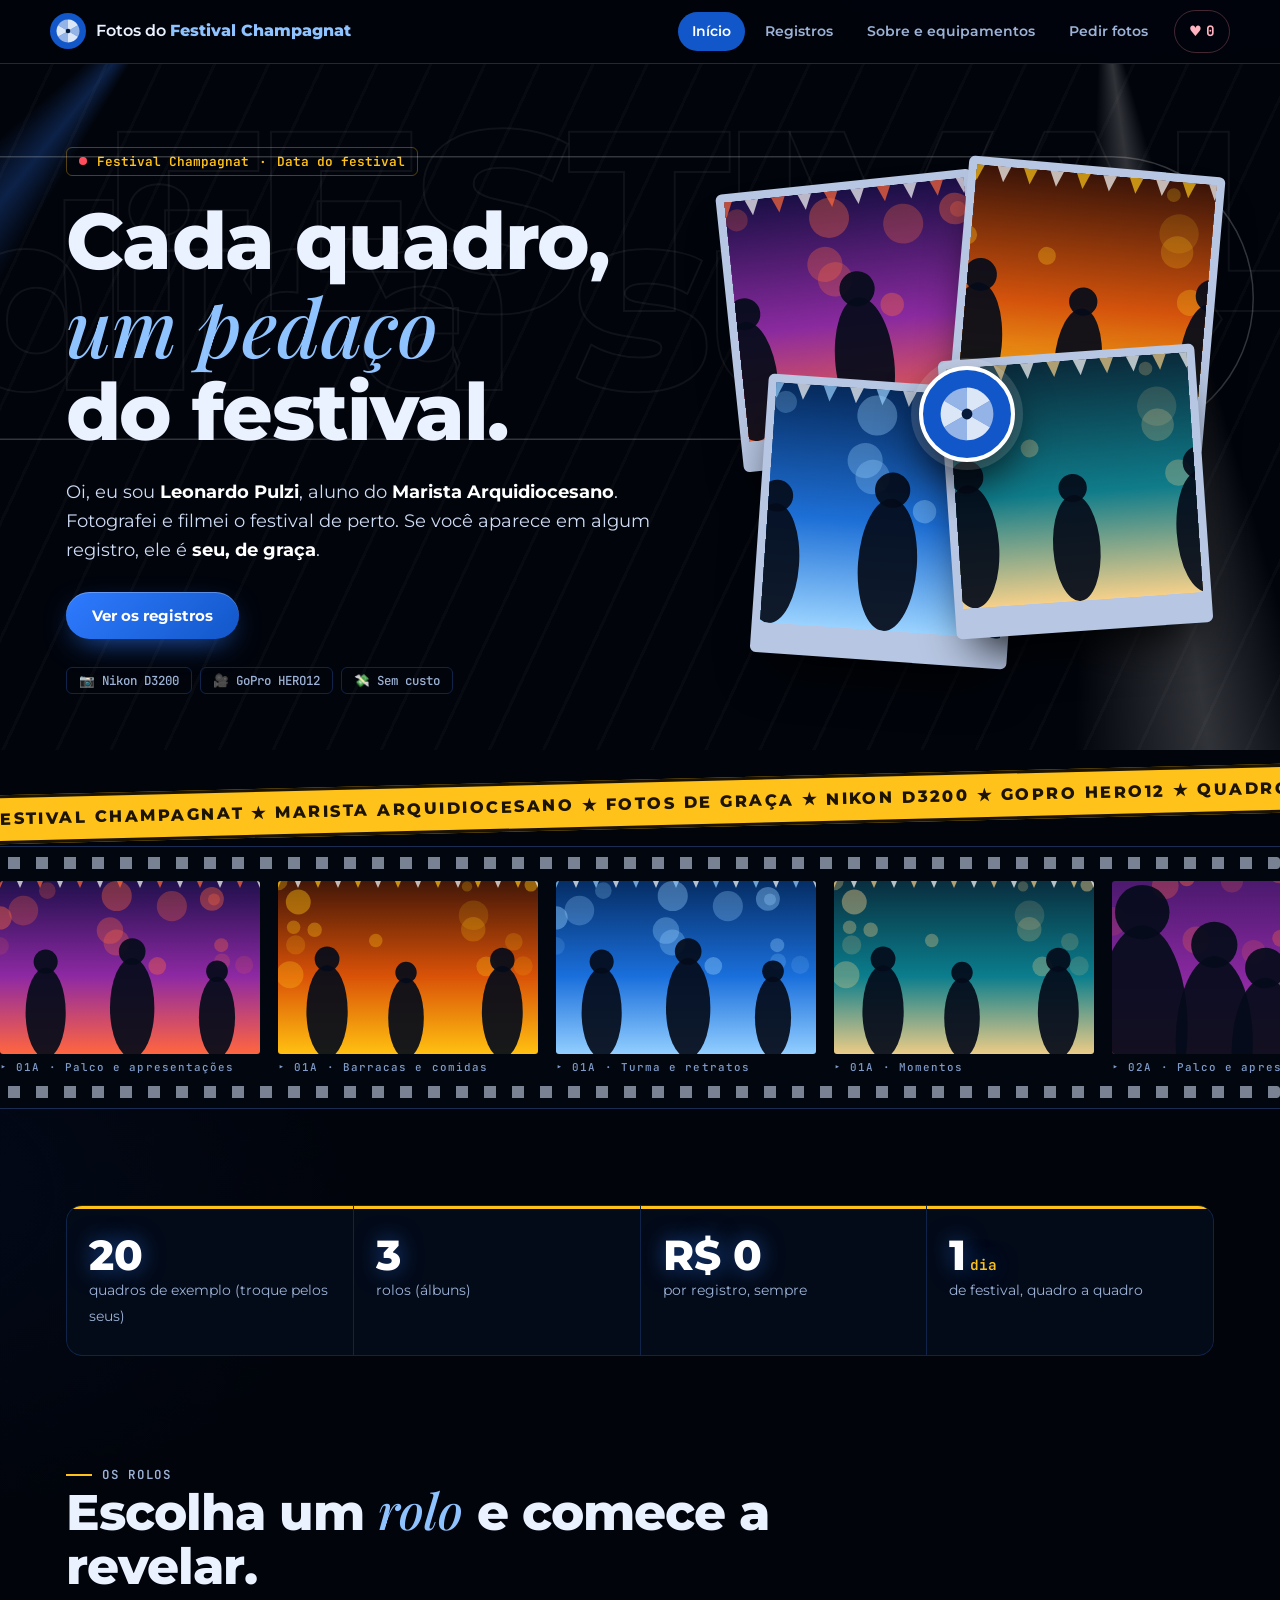
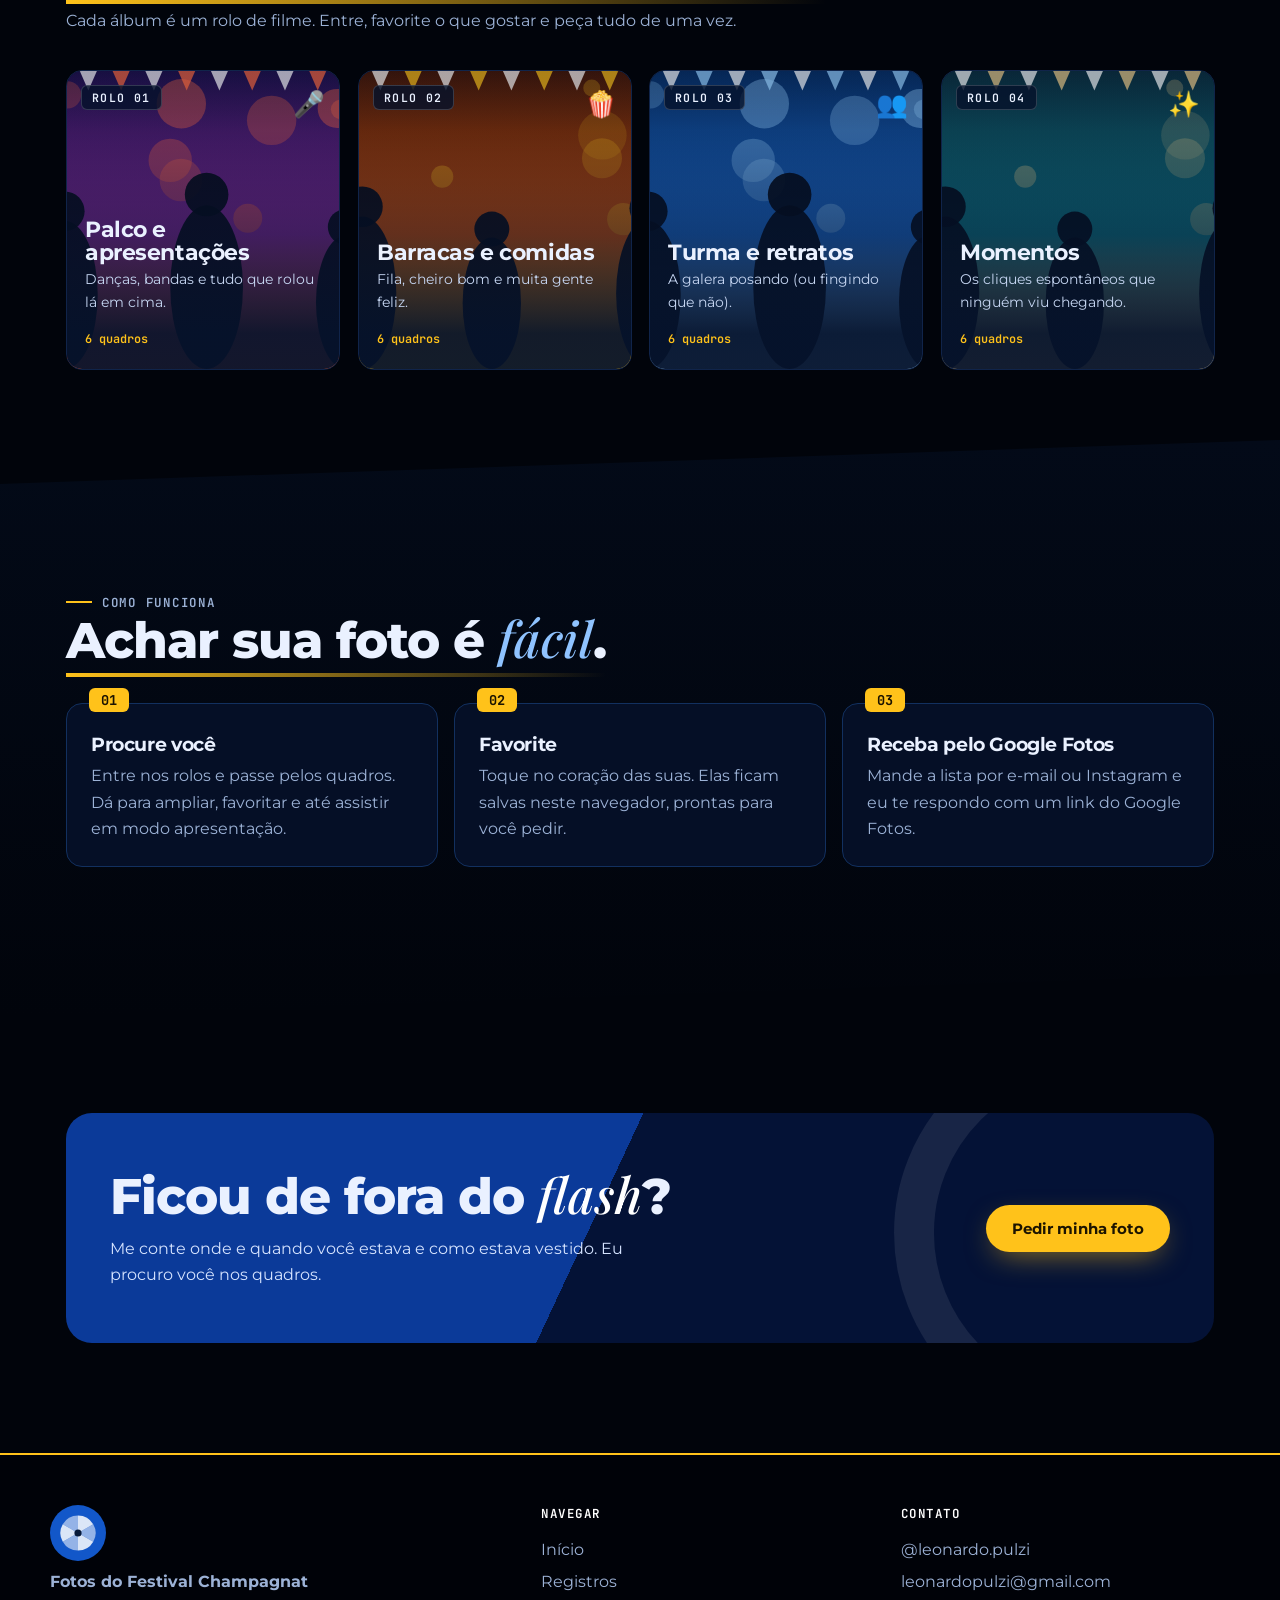
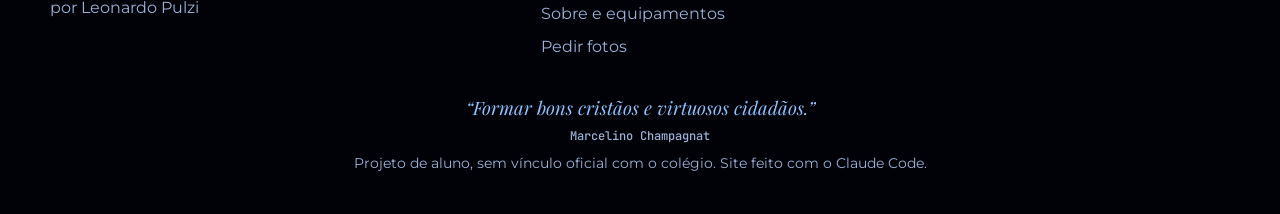
<file: index.html>
<!doctype html>
<html lang="pt-BR">
<head>
<meta charset="utf-8">
<meta name="viewport" content="width=device-width, initial-scale=1">
<title>Fotos do Festival Champagnat</title>
<meta name="description" content="Portfólio de fotos e vídeos do Festival Champagnat, do Colégio Marista Arquidiocesano. Achou você? A foto é de graça.">
<meta property="og:title" content="Fotos do Festival Champagnat">
<meta property="og:description" content="Fotos e vídeos gratuitos do Festival Champagnat, do Colégio Marista Arquidiocesano.">
<meta name="theme-color" content="#05122b">
<link rel="icon" href="data:image/svg+xml,%3Csvg xmlns='http://www.w3.org/2000/svg' viewBox='0 0 100 100'%3E%3Ccircle cx='50' cy='50' r='50' fill='%231257c9'/%3E%3Ccircle cx='50' cy='50' r='24' fill='%23fff'/%3E%3Ccircle cx='50' cy='50' r='10' fill='%2305122b'/%3E%3C/svg%3E">
<link rel="preconnect" href="https://fonts.googleapis.com">
<link rel="preconnect" href="https://fonts.gstatic.com" crossorigin>
<link href="https://fonts.googleapis.com/css2?family=JetBrains+Mono:wght@500;600;700&family=Montserrat:wght@400;500;600;700;800&family=Playfair+Display:ital,wght@1,500&display=swap" rel="stylesheet">
<link rel="stylesheet" href="style.css">
<link rel="stylesheet" href="sport.css">
<script>try{var p=sessionStorage.getItem('pt');if(p){p=JSON.parse(p);document.documentElement.classList.add('pt-in','pt-p-'+p.p,'pt-d-'+p.d)}}catch(e){}</script>
</head>
<body data-page="home">

<main>
<section class="hero">
  <span class="ghost" aria-hidden="true">FESTIVAL</span>
  <div class="wrap">
    <div>
      <p class="tagline"><i></i> <span data-cfg="evento">Festival Champagnat</span> · <span data-cfg="data">Data do festival</span></p>
      <h1 data-split>Cada quadro, <em>um pedaço</em> do festival.</h1>
      <p class="lead">Oi, eu sou <strong data-cfg="nome">Leonardo Pulzi</strong>, aluno do <strong>Marista Arquidiocesano</strong>. Fotografei e filmei o festival de perto. Se você aparece em algum registro, ele é <strong>seu, de graça</strong>.</p>
      <div class="cta">
        <a class="btn" href="registros.html">Ver os registros</a>
        <a class="btn ghost" href="pedir.html">Como pedir a sua →</a>
      </div>
      <ul class="meta">
        <li>📷 Nikon D3200</li>
        <li>🎥 GoPro HERO12</li>
        <li>💸 Sem custo</li>
      </ul>
    </div>

    <div class="collage" id="collage" aria-label="Colagem de fotos">
      <div class="pic p1" data-depth="14"><img alt=""><span></span></div>
      <div class="pic p2" data-depth="-10"><img alt=""><span></span></div>
      <div class="pic p3" data-depth="-16"><img alt=""><span></span></div>
      <div class="pic p4" data-depth="12"><img alt=""><span></span></div>
      <button class="shutter-btn" id="shutter" aria-label="Disparar: trocar as fotos"></button>
    </div>
  </div>
</section>

<div class="ticker" aria-hidden="true"><div class="ticker-track"><span>Festival Champagnat ★ Marista Arquidiocesano ★ Fotos de graça ★ Nikon D3200 ★ GoPro HERO12 ★ Quadro a quadro ★ </span><span>Festival Champagnat ★ Marista Arquidiocesano ★ Fotos de graça ★ Nikon D3200 ★ GoPro HERO12 ★ Quadro a quadro ★ </span></div></div>

<div class="film" aria-label="Tira de filme com alguns registros"><div class="film-track" id="track"></div></div>

<section class="sec">
  <div class="wrap">
    <div class="stats" data-rv>
      <div><b id="nFotos">0</b><span id="lFotos">registros na galeria</span></div>
      <div><b id="nRolos">0</b><span>rolos (álbuns)</span></div>
      <div><b>R$ 0</b><span>por registro, sempre</span></div>
      <div><b>1<small>dia</small></b><span>de festival, quadro a quadro</span></div>
    </div>
  </div>
</section>

<section class="sec">
  <div class="wrap">
    <div class="sec-head" data-rv>
      <p class="eyebrow">Os rolos</p>
      <h2>Escolha um <em>rolo</em> e comece a revelar.</h2>
      <p>Cada álbum é um rolo de filme. Entre, favorite o que gostar e peça tudo de uma vez.</p>
    </div>
    <div class="rolls" id="rolls"></div>
  </div>
</section>

<section class="light">
  <div class="wrap">
    <div class="sec-head" data-rv>
      <p class="eyebrow">Como funciona</p>
      <h2>Achar sua foto é <em>fácil</em>.</h2>
    </div>
    <ol class="steps">
      <li data-rv><h3>Procure você</h3><p>Entre nos rolos e passe pelos quadros. Dá para ampliar, favoritar e até assistir em modo apresentação.</p></li>
      <li data-rv><h3>Favorite</h3><p>Toque no coração das suas. Elas ficam salvas neste navegador, prontas para você pedir.</p></li>
      <li data-rv><h3>Receba pelo Google Fotos</h3><p>Mande a lista por e-mail ou Instagram e eu te respondo com um link do Google Fotos.</p></li>
    </ol>
  </div>
</section>

<section class="sec">
  <div class="wrap">
    <div class="banner" data-rv>
      <div>
        <h2>Ficou de fora do <em>flash</em>?</h2>
        <p>Me conte onde e quando você estava e como estava vestido. Eu procuro você nos quadros.</p>
      </div>
      <a class="btn gold" href="pedir.html">Pedir minha foto</a>
    </div>
  </div>
</section>
</main>

<script src="config.js"></script>
<script src="fotos.js"></script>
<script src="common.js"></script>
<script src="cursor.js"></script>
<script>
(() => {
  const { data, todas, count, renderRolls, openLightbox, calm } = FC;
  // intercala os álbuns (1º de cada, 2º de cada…) para a colagem e a tira variarem
  const inter = [];
  for (let i = 0; inter.length < todas.length; i++) data.albuns.forEach((a) => { if (a.fotos[i]) inter.push(a.fotos[i]); });
  const pool = inter.filter((f) => !f.video).length ? inter.filter((f) => !f.video) : inter;

  // números
  count(document.getElementById('nFotos'), todas.length);
  count(document.getElementById('nRolos'), data.albuns.length);
  if (data.exemplo) document.getElementById('lFotos').textContent = 'quadros de exemplo (troque pelos seus)';

  // rolos
  renderRolls(document.getElementById('rolls'), data.albuns);

  // tira de filme
  const track = document.getElementById('track');
  const strip = pool.slice(0, 12);
  const label = (f) => `▸ ${String(f.n).padStart(2, '0')}A · ${(data.albuns.find((a) => a.key === f.album) || {}).titulo || ''}`;
  [0, 1].forEach((copy) => strip.forEach((f, i) => {
    const d = document.createElement('div');
    d.className = 'frame rv'; d.tabIndex = copy ? -1 : 0;
    if (copy) d.setAttribute('aria-hidden', 'true');
    d.innerHTML = `<img src="${f.src}" alt="${copy ? '' : 'Registro do festival'}" loading="lazy"><span>${label(f)}</span>`;
    d.addEventListener('click', () => openLightbox(strip, i));
    track.appendChild(d);
  }));
  FC.reveal([...track.children]);

  // colagem + obturador
  const pics = [...document.querySelectorAll('.collage .pic')];
  let off = 0;
  const paint = () => pics.forEach((p, i) => {
    const f = pool[(off + i) % pool.length];
    p.querySelector('img').src = f.src;
    p.querySelector('span').textContent = label(f).replace('▸ ', '');
    p.onclick = () => openLightbox(pool, (off + i) % pool.length);
  });
  paint();
  const shutter = document.getElementById('shutter');
  shutter.innerHTML = FC.APERTURE;
  shutter.addEventListener('click', () => {
    const fl = document.createElement('div'); fl.className = 'flash go'; document.body.appendChild(fl); setTimeout(() => fl.remove(), 500);
    shutter.classList.remove('fire'); void shutter.offsetWidth; shutter.classList.add('fire');
    pics.forEach((p, i) => { p.style.setProperty('--sx', (i % 2 ? -1 : 1) * 30 + 'px'); p.classList.remove('shuf'); void p.offsetWidth; p.classList.add('shuf'); });
    setTimeout(() => { off = (off + 4) % pool.length; paint(); }, 280);
    FC.toast('📸 Clique! Novas fotos reveladas');
  });

  // parallax da colagem
  if (!calm) addEventListener('mousemove', (e) => {
    const x = e.clientX / innerWidth - .5, y = e.clientY / innerHeight - .5;
    pics.forEach((p) => { const d = +p.dataset.depth; p.style.translate = `${x * d * 2}px ${y * d * 2}px`; });
  }, { passive: true });
})();
</script>
</body>
</html>
</file>
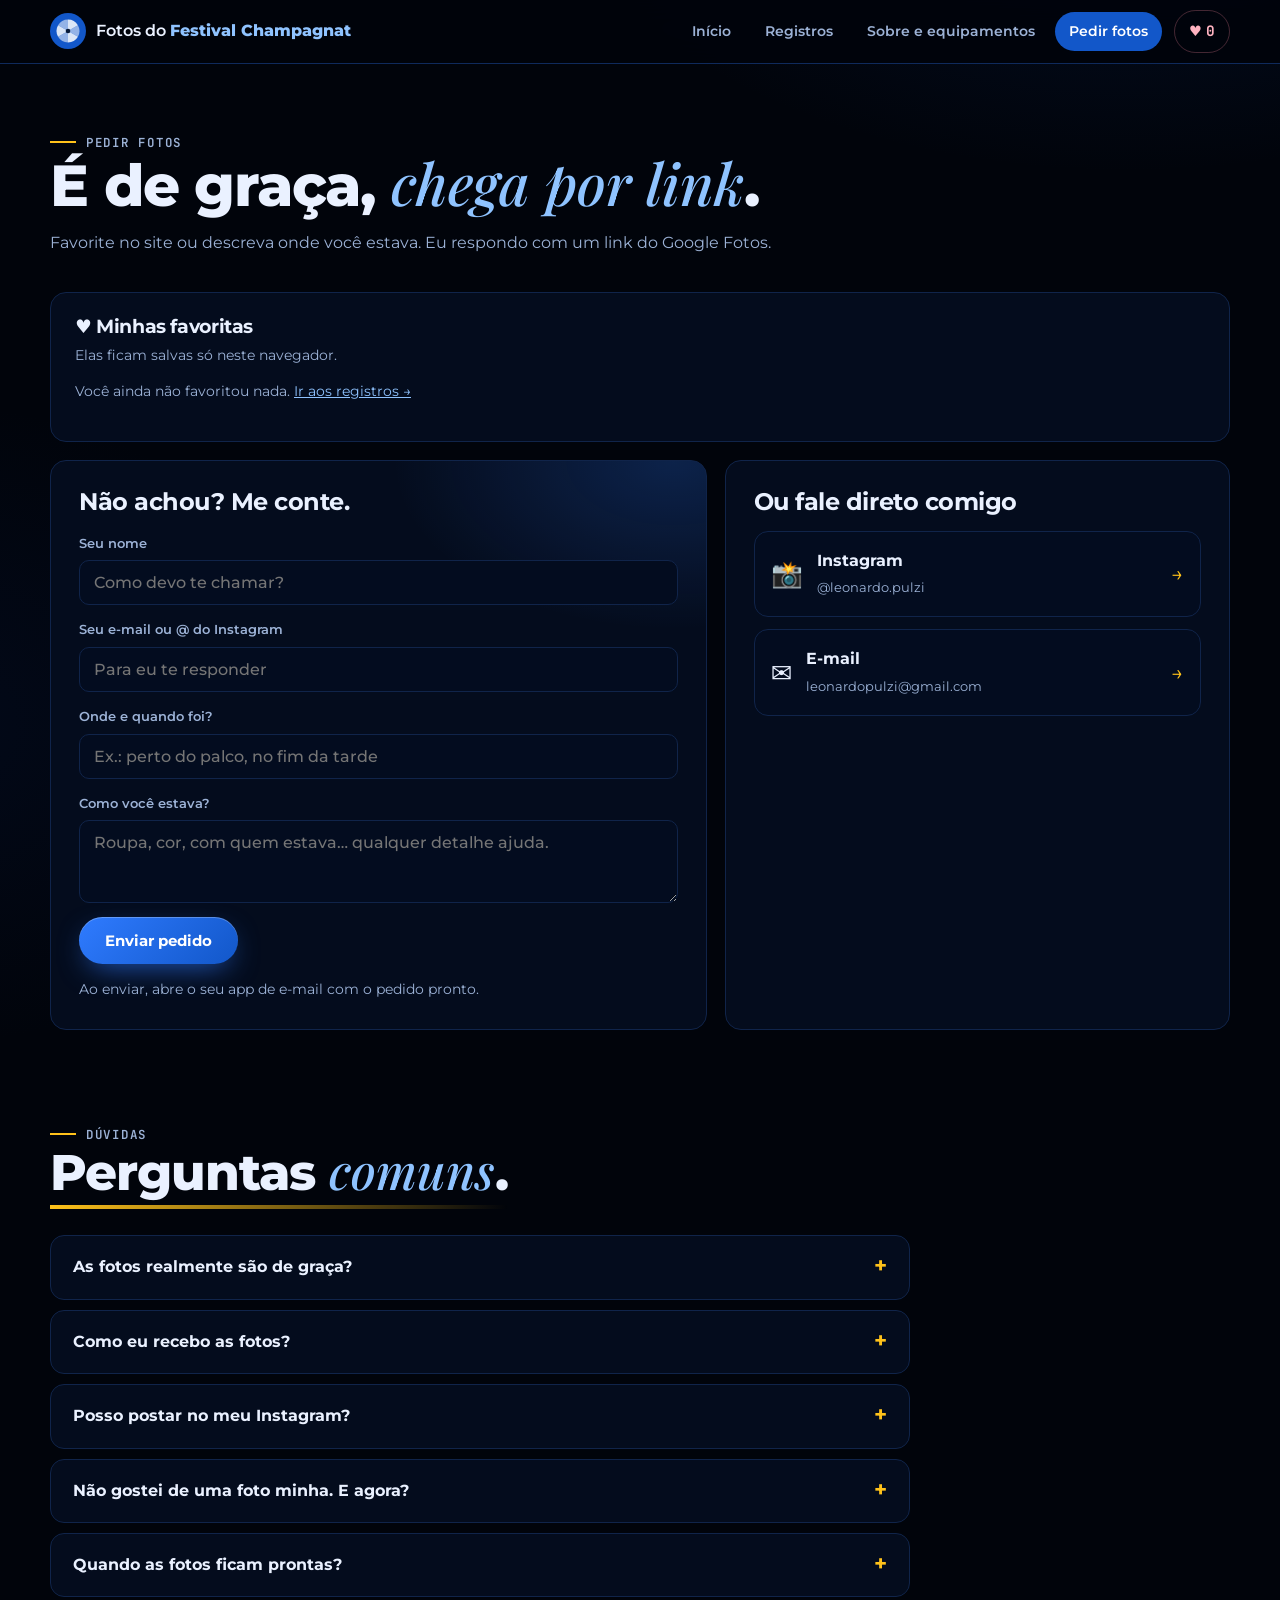
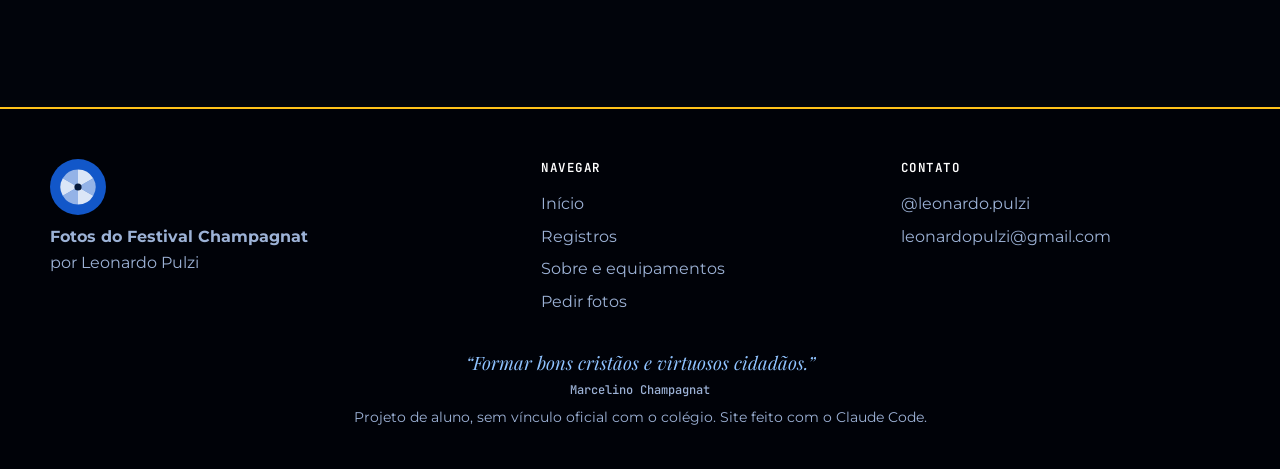
<file: pedir.html>
<!doctype html>
<html lang="pt-BR">
<head>
<meta charset="utf-8">
<meta name="viewport" content="width=device-width, initial-scale=1">
<title>Pedir fotos · Fotos do Festival Champagnat</title>
<meta name="description" content="Peça suas fotos do Festival Champagnat. É de graça e chega por link do Google Fotos.">
<meta name="theme-color" content="#05122b">
<link rel="icon" href="data:image/svg+xml,%3Csvg xmlns='http://www.w3.org/2000/svg' viewBox='0 0 100 100'%3E%3Ccircle cx='50' cy='50' r='50' fill='%231257c9'/%3E%3Ccircle cx='50' cy='50' r='24' fill='%23fff'/%3E%3Ccircle cx='50' cy='50' r='10' fill='%2305122b'/%3E%3C/svg%3E">
<link rel="preconnect" href="https://fonts.googleapis.com">
<link rel="preconnect" href="https://fonts.gstatic.com" crossorigin>
<link href="https://fonts.googleapis.com/css2?family=JetBrains+Mono:wght@500;600;700&family=Montserrat:wght@400;500;600;700;800&family=Playfair+Display:ital,wght@1,500&display=swap" rel="stylesheet">
<link rel="stylesheet" href="style.css">
<link rel="stylesheet" href="sport.css">
<script>try{var p=sessionStorage.getItem('pt');if(p){p=JSON.parse(p);document.documentElement.classList.add('pt-in','pt-p-'+p.p,'pt-d-'+p.d)}}catch(e){}</script>
</head>
<body data-page="pedir">

<main class="wrap sec" style="padding-top:56px">
  <div class="sec-head">
    <p class="eyebrow">Pedir fotos</p>
    <h1 style="font-size:clamp(2.2rem,5vw,3.6rem)" data-split>É de graça, <em>chega por link</em>.</h1>
    <p>Favorite no site ou descreva onde você estava. Eu respondo com um link do Google Fotos.</p>
  </div>

  <div class="favs-box" data-rv>
    <h3 style="margin-bottom:6px">♥ Minhas favoritas <span class="mono small" id="fCount"></span></h3>
    <p class="small" style="margin:0 0 14px">Elas ficam salvas só neste navegador.</p>
    <div class="favs-strip" id="strip"></div>
    <div class="cta" id="favActions" style="margin-top:6px">
      <button class="btn" id="sendFavs">Enviar favoritas por e-mail</button>
      <button class="btn ghost" id="clearFavs">Limpar</button>
    </div>
    <p id="favEmpty" class="small" hidden>Você ainda não favoritou nada. <a href="registros.html" style="color:var(--sky)">Ir aos registros →</a></p>
  </div>

  <div class="contact">
    <form class="form" id="form" novalidate data-rv>
      <h3>Não achou? Me conte.</h3>
      <label>Seu nome<input name="nome" type="text" autocomplete="name" required placeholder="Como devo te chamar?"></label>
      <label>Seu e-mail ou @ do Instagram<input name="contato" type="text" required placeholder="Para eu te responder"></label>
      <label>Onde e quando foi?<input name="onde" type="text" placeholder="Ex.: perto do palco, no fim da tarde"></label>
      <label>Como você estava?<textarea name="msg" rows="3" placeholder="Roupa, cor, com quem estava… qualquer detalhe ajuda."></textarea></label>
      <button class="btn" type="submit">Enviar pedido</button>
      <p class="small" id="formMsg" role="status" aria-live="polite" style="margin:0">Ao enviar, abre o seu app de e-mail com o pedido pronto.</p>
    </form>
    <div class="channels" data-rv>
      <h3>Ou fale direto comigo</h3>
      <a class="chan" id="lnkAlbum" href="#" target="_blank" rel="noopener" hidden><span class="ci">🖼️</span><span><b>Álbum no Google Fotos</b><small>Todas as fotos do festival</small></span><i>→</i></a>
      <a class="chan" id="lnkIg" href="#" target="_blank" rel="noopener"><span class="ci">📸</span><span><b>Instagram</b><small>@<span data-cfg="instagram">leonardo.pulzi</span></small></span><i>→</i></a>
      <a class="chan" id="lnkMail" href="#"><span class="ci">✉️</span><span><b>E-mail</b><small data-cfg="email">leonardopulzi@gmail.com</small></span><i>→</i></a>
    </div>
  </div>

  <div class="sec-head" style="margin-top:96px" data-rv><p class="eyebrow">Dúvidas</p><h2>Perguntas <em>comuns</em>.</h2></div>
  <div class="faq">
    <details data-rv><summary>As fotos realmente são de graça?</summary><p>Sim. Não cobro nada e não tem pegadinha. É um projeto meu para o festival.</p></details>
    <details data-rv><summary>Como eu recebo as fotos?</summary><p>Por um link do Google Fotos. Eu envio por e-mail ou Instagram, e você vê e baixa tudo por lá.</p></details>
    <details data-rv><summary>Posso postar no meu Instagram?</summary><p>Pode, e vou adorar se me marcar. Só peço que não use as fotos para vender nada nem altere a imagem de outras pessoas.</p></details>
    <details data-rv><summary>Não gostei de uma foto minha. E agora?</summary><p>Me avise por e-mail ou Instagram que eu tiro do site. Sem drama.</p></details>
    <details data-rv><summary>Quando as fotos ficam prontas?</summary><p>Vou subindo aos poucos depois do festival, conforme eu for editando. Volte aqui ou me chame para saber.</p></details>
  </div>
</main>

<script src="config.js"></script>
<script src="fotos.js"></script>
<script src="common.js"></script>
<script src="cursor.js"></script>
<script>
(() => {
  const { $, CFG, todas, toast } = FC;
  const rotulo = (f) => `${(FC.data.albuns.find((a) => a.key === f.album) || {}).titulo || f.album} #${String(f.n).padStart(2, '0')}`;
  const nome = (f) => f.exemplo ? `(exemplo) ${rotulo(f)}` : decodeURIComponent(f.src.replace(/^fotos\//, ''));

  $('#lnkIg').href = 'https://instagram.com/' + encodeURIComponent(CFG.instagram || '');
  $('#lnkMail').href = 'mailto:' + (CFG.email || '');
  if (CFG.albumUrl) { $('#lnkAlbum').href = CFG.albumUrl; $('#lnkAlbum').hidden = false; }

  function favList() { const s = new Set(FC.favs()); return todas.filter((f) => s.has(f.id)); }
  function paint() {
    const l = favList(), strip = $('#strip');
    strip.textContent = '';
    $('#fCount').textContent = l.length ? `· ${l.length} selecionada${l.length > 1 ? 's' : ''}` : '';
    $('#favActions').hidden = !l.length; $('#favEmpty').hidden = !!l.length; strip.hidden = !l.length;
    l.forEach((f) => {
      const d = document.createElement('div'); d.className = 'f';
      d.innerHTML = f.video ? `<video src="${f.src}#t=0.1" muted preload="metadata"></video>` : `<img src="${f.src}" alt="${rotulo(f)}">`;
      const x = document.createElement('button'); x.type = 'button'; x.setAttribute('aria-label', 'Remover'); x.textContent = '✕';
      x.onclick = () => FC.toggleFav(f.id);
      d.appendChild(x); strip.appendChild(d);
    });
  }
  document.addEventListener('favs', paint); paint();

  $('#sendFavs').addEventListener('click', () => {
    const l = favList();
    const corpo = `Oi! Gostaria destas ${l.length} do ${CFG.evento || 'festival'}:\n\n${l.map((f) => '- ' + nome(f)).join('\n')}\n\nMeu nome: \nMeu contato: \n`;
    location.href = `mailto:${CFG.email || ''}?subject=${encodeURIComponent('Pedido de fotos favoritas')}&body=${encodeURIComponent(corpo)}`;
    toast('Abrindo seu app de e-mail…');
  });
  $('#clearFavs').addEventListener('click', () => { FC.favs().forEach((id) => FC.toggleFav(id)); });

  const form = $('#form'), msg = $('#formMsg');
  form.addEventListener('submit', (e) => {
    e.preventDefault();
    const d = new FormData(form), n = (d.get('nome') || '').trim(), c = (d.get('contato') || '').trim();
    form.nome.classList.toggle('bad', !n); form.contato.classList.toggle('bad', !c);
    if (!n || !c) { msg.textContent = 'Preencha seu nome e um contato para eu te responder.'; return; }
    const fv = favList();
    const corpo = `Oi! Sou ${n} (${c}).\n\nOnde e quando: ${d.get('onde') || '-'}\nComo eu estava: ${d.get('msg') || '-'}\n${fv.length ? '\nFavoritas:\n' + fv.map((f) => '- ' + nome(f)).join('\n') + '\n' : ''}`;
    location.href = `mailto:${CFG.email || ''}?subject=${encodeURIComponent('Pedido de foto: ' + (CFG.evento || 'Festival'))}&body=${encodeURIComponent(corpo)}`;
    msg.textContent = 'Abrindo seu app de e-mail. Se nada abrir, me chame pelo Instagram.';
  });
})();
</script>
</body>
</html>
</file>
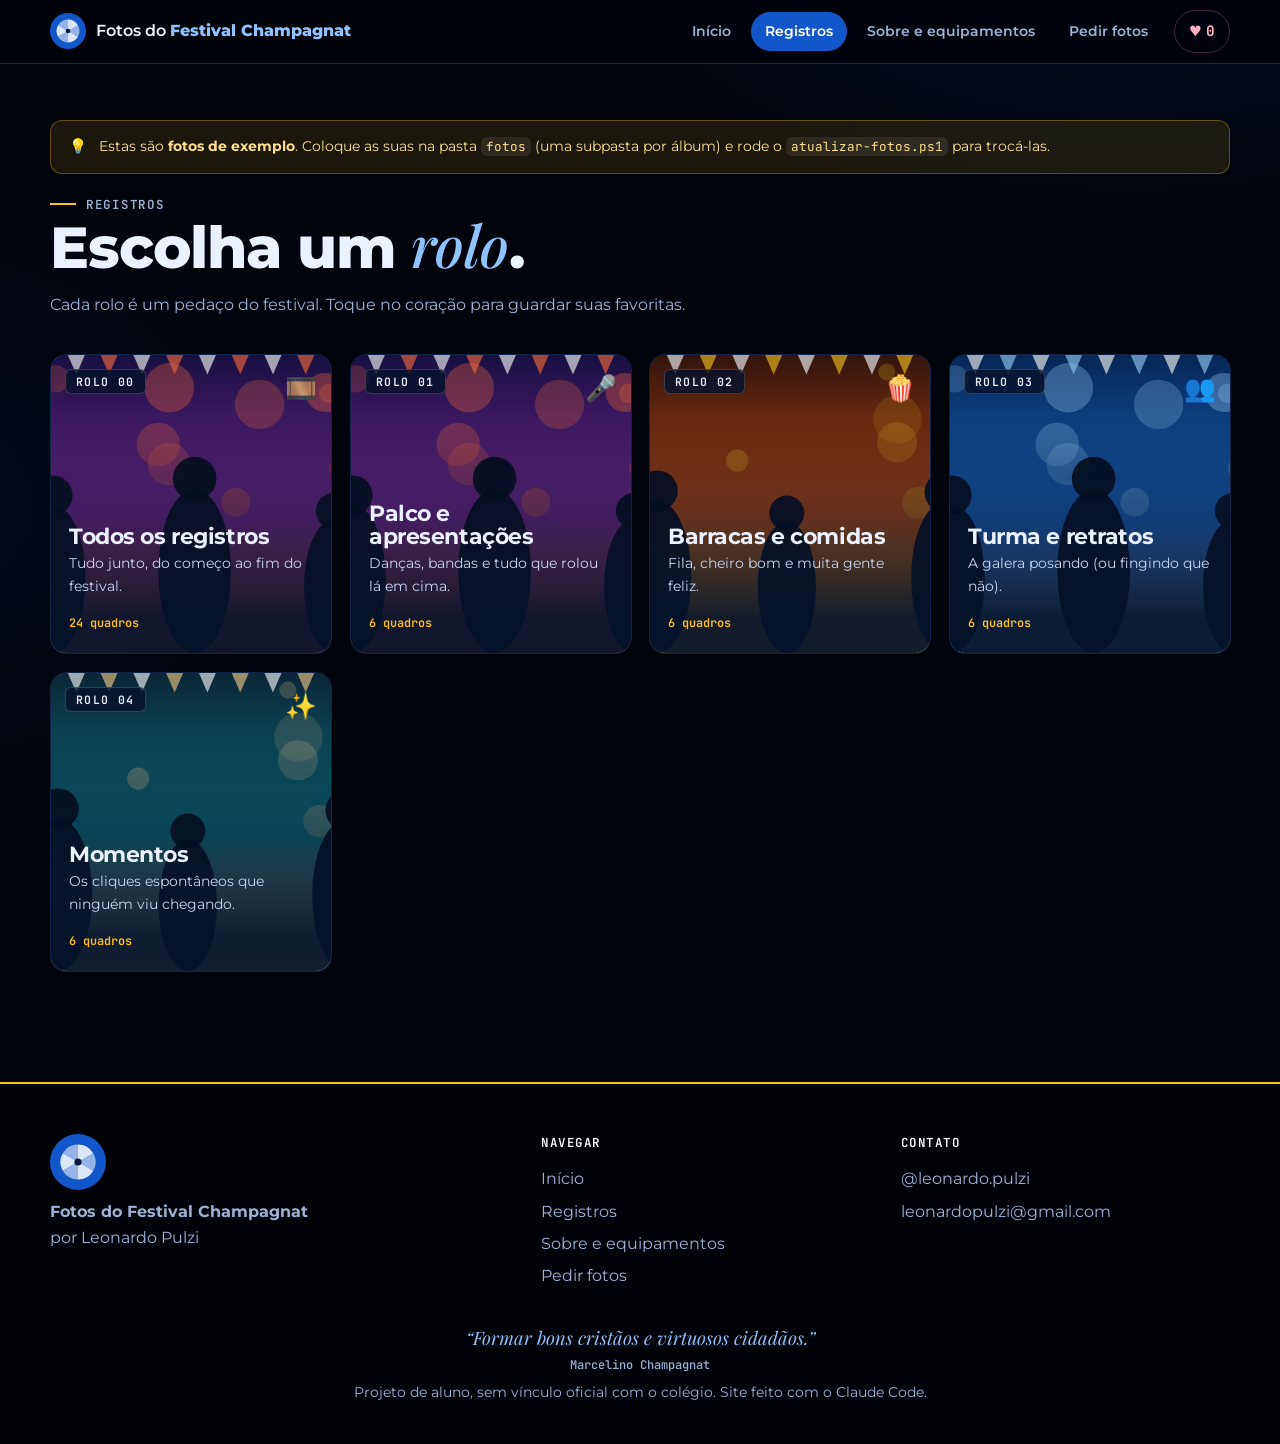
<file: registros.html>
<!doctype html>
<html lang="pt-BR">
<head>
<meta charset="utf-8">
<meta name="viewport" content="width=device-width, initial-scale=1">
<title>Registros · Fotos do Festival Champagnat</title>
<meta name="description" content="Todos os registros do Festival Champagnat em rolos: palco, barracas, turma, momentos e vídeos.">
<meta name="theme-color" content="#05122b">
<link rel="icon" href="data:image/svg+xml,%3Csvg xmlns='http://www.w3.org/2000/svg' viewBox='0 0 100 100'%3E%3Ccircle cx='50' cy='50' r='50' fill='%231257c9'/%3E%3Ccircle cx='50' cy='50' r='24' fill='%23fff'/%3E%3Ccircle cx='50' cy='50' r='10' fill='%2305122b'/%3E%3C/svg%3E">
<link rel="preconnect" href="https://fonts.googleapis.com">
<link rel="preconnect" href="https://fonts.gstatic.com" crossorigin>
<link href="https://fonts.googleapis.com/css2?family=JetBrains+Mono:wght@500;600;700&family=Montserrat:wght@400;500;600;700;800&family=Playfair+Display:ital,wght@1,500&display=swap" rel="stylesheet">
<link rel="stylesheet" href="style.css">
<link rel="stylesheet" href="sport.css">
<script>try{var p=sessionStorage.getItem('pt');if(p){p=JSON.parse(p);document.documentElement.classList.add('pt-in','pt-p-'+p.p,'pt-d-'+p.d)}}catch(e){}</script>
</head>
<body data-page="registros">

<main class="wrap sec" style="padding-top:56px">

  <div id="demo" class="demo-note" hidden>
    <span>💡</span>
    <span>Estas são <b>fotos de exemplo</b>. Coloque as suas na pasta <code>fotos</code> (uma subpasta por álbum) e rode o <code>atualizar-fotos.ps1</code> para trocá-las.</span>
  </div>

  <!-- Todos os rolos -->
  <section id="hub">
    <div class="sec-head">
      <p class="eyebrow">Registros</p>
      <h1 style="font-size:clamp(2.2rem,5vw,3.6rem)" data-split>Escolha um <em>rolo</em>.</h1>
      <p>Cada rolo é um pedaço do festival. Toque no coração para guardar suas favoritas.</p>
    </div>
    <div class="rolls" id="rolls"></div>
  </section>

  <!-- Um rolo aberto (folha de contatos) -->
  <section id="album" hidden>
    <div class="crumbs">
      <a class="chip" href="#">← Todos os rolos</a>
      <span class="mono small" id="crumbNo"></span>
    </div>
    <div class="sec-head">
      <p class="eyebrow" id="albEmoji"></p>
      <h2 id="albTitle"></h2>
      <p id="albDesc"></p>
    </div>
    <div class="toolbar" id="toolbar">
      <button class="chip on" data-f="todas">Todos</button>
      <button class="chip" data-f="fotos">📷 Fotos</button>
      <button class="chip" data-f="videos">🎥 Vídeos</button>
      <button class="chip" data-f="favs">♥ Só favoritas <b id="nFav">0</b></button>
      <span class="grow"></span>
      <button class="chip solid" id="slide">▶ Apresentação</button>
    </div>
    <div class="sheet" id="sheet"></div>
    <div class="empty" id="empty" hidden>Nada por aqui ainda. Tente outro filtro.</div>
    <p class="small" style="margin-top:22px">Clique numa foto para ampliar. Use as setas do teclado para navegar e <kbd style="border:1px solid #fff3;padding:0 6px;border-radius:4px">F</kbd> para favoritar.</p>
  </section>
</main>

<script src="config.js"></script>
<script src="fotos.js"></script>
<script src="common.js"></script>
<script src="cursor.js"></script>
<script>
(() => {
  const { $, data, todas, favs, renderRolls, renderGrid, openLightbox, CFG } = FC;
  const hub = $('#hub'), album = $('#album');
  if (data.exemplo) $('#demo').hidden = false;
  renderRolls($('#rolls'), data.albuns, true);

  let list = [], filtro = 'todas', atual = null;
  const nFav = () => { $('#nFav').textContent = list.filter((f) => FC.isFav(f.id)).length; };

  function paint() {
    let l = list;
    if (filtro === 'fotos') l = list.filter((f) => !f.video);
    if (filtro === 'videos') l = list.filter((f) => f.video);
    if (filtro === 'favs') l = list.filter((f) => FC.isFav(f.id));
    $('#empty').hidden = l.length > 0;
    $('#sheet').hidden = l.length === 0;
    renderGrid($('#sheet'), l);
    $('#sheet').dataset.n = l.length;
    $('#sheet')._list = l;
    nFav();
  }

  function route() {
    const key = decodeURIComponent(location.hash.slice(1));
    if (!key) { hub.hidden = false; album.hidden = true; return; }
    if (key === 'todos') atual = { key, titulo: 'Todos os registros', emoji: '🎞️', desc: 'Tudo junto, do começo ao fim do festival.', fotos: todas, no: '00' };
    else {
      const i = data.albuns.findIndex((a) => a.key === key);
      if (i < 0) { location.hash = ''; return; }
      atual = { ...data.albuns[i], no: String(i + 1).padStart(2, '0') };
    }
    list = atual.fotos; filtro = 'todas';
    document.title = `${atual.titulo} · Fotos do ${CFG.evento || 'Festival'}`;
    $('#albEmoji').textContent = `${atual.emoji} rolo ${atual.no}`;
    $('#crumbNo').textContent = `${atual.fotos.length} quadros`;
    $('#albTitle').textContent = atual.titulo;
    $('#albDesc').textContent = atual.desc;
    const temVideo = list.some((f) => f.video), temFoto = list.some((f) => !f.video);
    $('[data-f=fotos]').hidden = !(temVideo && temFoto);
    $('[data-f=videos]').hidden = !temVideo;
    document.querySelectorAll('#toolbar [data-f]').forEach((b) => b.classList.toggle('on', b.dataset.f === 'todas'));
    hub.hidden = true; album.hidden = false;
    paint();
    scrollTo({ top: 0 });
  }

  document.querySelectorAll('#toolbar [data-f]').forEach((b) => b.addEventListener('click', () => {
    filtro = b.dataset.f;
    document.querySelectorAll('#toolbar [data-f]').forEach((x) => x.classList.toggle('on', x === b));
    paint();
  }));
  $('#slide').addEventListener('click', () => {
    const l = $('#sheet')._list || list;
    if (!l.length) return;
    openLightbox(l, 0);
    document.querySelector('.lb [data-a=play]').click();
  });
  document.addEventListener('favs', () => { if (!album.hidden) { nFav(); if (filtro === 'favs') paint(); } });
  addEventListener('hashchange', route);
  route();
})();
</script>
</body>
</html>
</file>
<file: style.css>
/* ============================================================
   Sala de revelação Marista: azul-marinho, branco e um toque de dourado.
   Conceito: tira de filme, rolos numerados, folha de contatos e visor.
   ============================================================ */
:root {
  color-scheme: dark;
  --navy: #05122b;
  --navy2: #081d44;
  --blue: #1257c9;
  --blue2: #2f7bff;
  --sky: #8fc3ff;
  --ice: #eef4ff;
  --gold: #f5b81c;
  --line: #17335f;
  --text: #eaf1ff;
  --muted: #9cb2d6;
  --af: #7CFF9B;
  --radius: 16px;
  --mono: "JetBrains Mono", ui-monospace, monospace;
  --serif: "Playfair Display", Georgia, serif;
}
* { box-sizing: border-box; }
[hidden] { display: none !important; }
html { scroll-behavior: smooth; scroll-padding-top: 84px; }
body {
  margin: 0; color: var(--text); background: var(--navy);
  background-image: radial-gradient(900px 500px at 85% -10%, #123f9a55, transparent 65%), radial-gradient(700px 500px at -10% 30%, #0b2a6a55, transparent 65%);
  font: 16px/1.65 Montserrat, system-ui, sans-serif; overflow-x: hidden;
}
a { color: inherit; }
img, video { display: block; max-width: 100%; }
code { font-family: var(--mono); font-size: .88em; background: #ffffff14; padding: .1em .4em; border-radius: 6px; }
h1, h2, h3 { line-height: 1.08; margin: 0; letter-spacing: -.02em; }
h1 { font-weight: 800; font-size: clamp(2.6rem, 6.2vw, 5rem); }
h2 { font-weight: 800; font-size: clamp(2rem, 4vw, 3.1rem); }
em, .serif { font-family: var(--serif); font-style: italic; font-weight: 500; letter-spacing: 0; color: var(--sky); }
.small { font-size: .86rem; color: var(--muted); }
.mono { font-family: var(--mono); }
.wrap { max-width: 1180px; margin: 0 auto; padding: 0 16px; }
.sec { padding: 96px 0 0; }
.eyebrow { font: 600 .78rem var(--mono); letter-spacing: .14em; text-transform: uppercase; color: var(--gold); margin: 0 0 14px; display: flex; align-items: center; gap: 10px; }
.eyebrow::before { content: ""; width: 26px; height: 2px; background: var(--gold); }
.sec-head { margin-bottom: 36px; max-width: 760px; }
.sec-head p { color: var(--muted); margin: 14px 0 0; }

/* ---------- Nav ---------- */
.nav {
  position: sticky; top: 0; z-index: 40; display: flex; align-items: center; gap: 22px;
  padding: 10px max(16px, calc((100vw - 1180px) / 2)); background: #05122bd9; backdrop-filter: blur(14px); border-bottom: 1px solid #ffffff12;
}
.brand { display: flex; align-items: center; gap: 10px; text-decoration: none; font-weight: 600; white-space: nowrap; }
.brand b { font-weight: 800; color: var(--sky); }
.ap { display: inline-grid; place-items: center; width: 36px; height: 36px; border-radius: 50%; background: var(--blue); color: #fff; padding: 5px; transition: transform .6s cubic-bezier(.3,1.4,.4,1); }
.ap svg { width: 100%; height: 100%; }
.brand:hover .ap { transform: rotate(120deg); }
.ap.big { width: 56px; height: 56px; padding: 8px; }
.nav nav { display: flex; align-items: center; gap: 6px; margin-left: auto; }
.nav nav a { text-decoration: none; color: var(--muted); font-weight: 600; font-size: .9rem; padding: 8px 14px; border-radius: 999px; transition: .15s; }
.nav nav a:hover { color: #fff; background: #ffffff12; }
.nav nav a.on { color: #fff; background: var(--blue); }
.nav nav .fav-pill { color: #ffb3c1; border: 1px solid #ff8aa044; margin-left: 6px; }
.nav nav .fav-pill b { font-family: var(--mono); }
.burger { display: none; margin-left: auto; background: none; border: 1px solid var(--line); color: #fff; border-radius: 10px; font-size: 1.2rem; padding: 4px 12px; cursor: pointer; }

/* ---------- Botões ---------- */
.btn, .chip {
  display: inline-flex; align-items: center; justify-content: center; gap: 8px; text-decoration: none; cursor: pointer;
  font: 700 .95rem Montserrat, sans-serif; border-radius: 999px; transition: transform .15s, box-shadow .15s, background .15s;
}
.btn { padding: 14px 26px; border: 0; color: #fff; background: linear-gradient(135deg, var(--blue2), var(--blue)); box-shadow: 0 10px 30px -10px #2f7bffcc, inset 0 1px 0 #ffffff44; }
.btn:hover { transform: translateY(-2px); box-shadow: 0 16px 36px -10px #2f7bff; }
.btn.ghost { background: transparent; box-shadow: inset 0 0 0 1.5px #ffffff33; }
.btn.ghost:hover { box-shadow: inset 0 0 0 1.5px var(--sky); }
.btn.gold { background: var(--gold); color: #1c1400; box-shadow: 0 10px 30px -10px #f5b81caa; }
.chip { padding: 8px 15px; font-size: .82rem; color: var(--text); background: #ffffff10; border: 1px solid #ffffff1f; }
.chip:hover { background: #ffffff1f; }
.chip.on { background: var(--blue); border-color: var(--blue2); }
.chip.solid { background: var(--gold); color: #1c1400; border-color: transparent; }

/* ---------- Hero ---------- */
.hero { position: relative; padding: 70px 0 56px; }
.hero .wrap { display: grid; grid-template-columns: 1.1fr .9fr; gap: 48px; align-items: center; }
.tagline { display: inline-flex; align-items: center; gap: 10px; font: 600 .8rem var(--mono); color: var(--gold); border: 1px solid #f5b81c55; border-radius: 6px; padding: 5px 12px; margin-bottom: 22px; }
.tagline i { width: 8px; height: 8px; border-radius: 50%; background: #ff4d5e; animation: blink 1.2s steps(1) infinite; }
@keyframes blink { 50% { opacity: .2; } }
.hero h1 em { display: block; }
.lead { font-size: 1.1rem; color: #cfdcf5; max-width: 34em; margin: 22px 0 28px; }
.lead strong { color: #fff; }
.cta { display: flex; flex-wrap: wrap; gap: 12px; }
.meta { list-style: none; padding: 0; margin: 28px 0 0; display: flex; flex-wrap: wrap; gap: 8px; font: 500 .78rem var(--mono); }
.meta li { border: 1px solid var(--line); padding: 4px 12px; border-radius: 6px; color: var(--muted); }

/* colagem com parallax */
.collage { position: relative; aspect-ratio: 1; max-width: 520px; width: 100%; margin-left: auto; }
.collage .pic {
  position: absolute; width: 52%; border-radius: 6px; overflow: hidden; border: 8px solid #f6f9ff; border-bottom-width: 30px; background: #f6f9ff;
  box-shadow: 0 30px 50px -20px #000; transition: transform .25s ease-out; cursor: zoom-in;
}
.collage .pic img { width: 100%; aspect-ratio: 1; object-fit: cover; }
.collage .pic span { position: absolute; left: 0; right: 0; bottom: -25px; text-align: center; color: #12305f; font: 500 .68rem var(--mono); }
.collage .p1 { left: 2%; top: 3%; rotate: -6deg; }
.collage .p2 { right: 0; top: 0; rotate: 5deg; }
.collage .p3 { left: 8%; bottom: 0; rotate: 4deg; }
.collage .p4 { right: 2%; bottom: 6%; rotate: -4deg; }
.collage .pic:hover { z-index: 5; scale: 1.06; }
.shutter-btn {
  position: absolute; left: 50%; top: 50%; translate: -50% -50%; z-index: 6; width: 96px; height: 96px; border-radius: 50%; border: 4px solid #fff;
  background: var(--blue); color: #fff; cursor: pointer; padding: 14px; box-shadow: 0 0 0 8px #ffffff22, 0 20px 40px #000a; transition: transform .2s;
}
.shutter-btn svg { width: 100%; height: 100%; transition: transform .8s cubic-bezier(.3,1.4,.4,1); }
.shutter-btn:hover svg { transform: rotate(60deg); }
.shutter-btn:active { transform: scale(.92); }
.flash { position: fixed; inset: 0; background: #fff; z-index: 9990; pointer-events: none; opacity: 0; }
.flash.go { animation: flashgo .45s ease-out; }
@keyframes flashgo { 0% { opacity: .8; } 100% { opacity: 0; } }

/* ---------- Tira de filme ---------- */
.film { position: relative; background: #02070f; padding: 34px 0; margin-top: 26px; border-block: 1px solid #1b2c52; overflow: hidden; }
.film::before, .film::after {
  content: ""; position: absolute; left: 0; right: 0; height: 12px; z-index: 2; opacity: .55;
  background: repeating-linear-gradient(90deg, transparent 0 8px, #dbe7ff 8px 20px, transparent 20px 28px); mask: linear-gradient(#000, #000); border-radius: 3px;
}
.film::before { top: 10px; } .film::after { bottom: 10px; }
.film-track { display: flex; gap: 18px; width: max-content; animation: roll 60s linear infinite; }
.film:hover .film-track { animation-play-state: paused; }
@keyframes roll { to { transform: translateX(-50%); } }
.frame { position: relative; flex: none; width: 260px; cursor: zoom-in; }
.frame img { width: 100%; aspect-ratio: 3/2; object-fit: cover; border-radius: 3px; filter: saturate(1.05); transition: filter .3s, transform .3s; }
.frame:hover img { transform: scale(1.03); }
.frame span { display: block; margin-top: 6px; font: 500 .68rem var(--mono); color: #7f9bc9; letter-spacing: .1em; }

/* ---------- Números ---------- */
.stats { display: grid; grid-template-columns: repeat(4, 1fr); border: 1px solid var(--line); border-radius: var(--radius); overflow: hidden; background: var(--line); gap: 1px; }
.stats div { background: var(--navy2); padding: 26px 22px; }
.stats b { display: block; font: 800 2.6rem/1 Montserrat, sans-serif; color: #fff; }
.stats b small { font: 600 .9rem var(--mono); color: var(--gold); margin-left: 4px; }
.stats span { color: var(--muted); font-size: .88rem; }

/* ---------- Rolos (álbuns) ---------- */
.rolls { display: grid; grid-template-columns: repeat(auto-fill, minmax(260px, 1fr)); gap: 18px; }
.roll {
  position: relative; display: block; text-decoration: none; border-radius: var(--radius); overflow: hidden; min-height: 300px; isolation: isolate;
  border: 1px solid var(--line); background: var(--navy2); transition: transform .25s, border-color .25s; cursor: pointer; text-align: left; padding: 0; color: inherit; font: inherit;
}
.roll:hover { transform: translateY(-5px); border-color: var(--blue2); }
.roll .cover { position: absolute; inset: 0; z-index: -2; }
.roll .cover img { width: 100%; height: 100%; object-fit: cover; transition: transform .6s; }
.roll:hover .cover img { transform: scale(1.08); }
.roll::after { content: ""; position: absolute; inset: 0; z-index: -1; background: linear-gradient(180deg, #05122b22 20%, #05122bf0 88%); }
.roll .no { position: absolute; top: 14px; left: 14px; font: 600 .72rem var(--mono); letter-spacing: .12em; background: #05122bcc; border: 1px solid #ffffff2a; padding: 4px 10px; border-radius: 6px; }
.roll .emo { position: absolute; top: 12px; right: 14px; font-size: 1.6rem; }
.roll .info { position: absolute; left: 0; right: 0; bottom: 0; padding: 18px; }
.roll h3 { font-size: 1.35rem; }
.roll p { margin: 4px 0 10px; color: #c6d6f2; font-size: .88rem; }
.roll .cnt { font: 600 .74rem var(--mono); color: var(--gold); }
.roll.all { background: linear-gradient(135deg, var(--blue), #0a2f74); }

/* ---------- Passos ---------- */
.steps { list-style: none; padding: 0; margin: 0; display: grid; grid-template-columns: repeat(3, 1fr); gap: 16px; counter-reset: s; }
.steps li { position: relative; background: var(--navy2); border: 1px solid var(--line); border-radius: var(--radius); padding: 30px 24px 24px; counter-increment: s; }
.steps li::before { content: counter(s, decimal-leading-zero); position: absolute; top: -16px; left: 22px; font: 700 .85rem var(--mono); color: #1c1400; background: var(--gold); padding: 3px 12px; border-radius: 6px; }
.steps h3 { font-size: 1.2rem; margin-bottom: 8px; }
.steps p { margin: 0; color: var(--muted); }

/* ---------- Faixa clara (branco Marista) ---------- */
.light { background: var(--ice); color: #0b1f45; margin-top: 96px; padding: 80px 0; position: relative; }
.light .eyebrow { color: var(--blue); } .light .eyebrow::before { background: var(--blue); }
.light em { color: var(--blue); }
.light .sec-head p { color: #46608f; }

/* ---------- Equipamentos (cartas que viram) ---------- */
.gear { display: grid; grid-template-columns: repeat(2, 1fr); gap: 20px; }
.flip { display: block; width: 100%; perspective: 1200px; height: 360px; background: none; border: 0; padding: 0; text-align: left; cursor: pointer; color: inherit; font: inherit; }
.flip-in { display: block; position: relative; width: 100%; height: 100%; transition: transform .7s cubic-bezier(.3,1.1,.4,1); transform-style: preserve-3d; }
.flip.on .flip-in { transform: rotateY(180deg); }
.face h3, .face h4, .face p { margin-top: 0; }
.face { display: flex; position: absolute; inset: 0; border-radius: 22px; padding: 30px; backface-visibility: hidden; display: flex; flex-direction: column; justify-content: flex-end; overflow: hidden; }
.face.front { background: radial-gradient(400px 260px at 90% 0%, #2f7bff88, transparent 70%), linear-gradient(160deg, #0b2f74, var(--navy)); color: #fff; box-shadow: 0 30px 50px -30px #05122b; }
.face.front .big { position: absolute; top: 22px; right: 24px; font-size: 4.4rem; opacity: .95; }
.face.front .badge { align-self: flex-start; font: 600 .72rem var(--mono); letter-spacing: .12em; text-transform: uppercase; color: #1c1400; background: var(--gold); padding: 3px 10px; border-radius: 6px; margin-bottom: 12px; }
.face.front h3 { font-size: 2.1rem; }
.face.front p { margin: 8px 0 0; color: #c6d6f2; max-width: 26em; }
.face.front .hint { margin-top: 16px; font: 500 .74rem var(--mono); color: var(--sky); }
.face.back { transform: rotateY(180deg); background: #fff; color: #0b1f45; box-shadow: 0 30px 50px -30px #05122b; justify-content: center; }
.face.back h4 { margin: 0 0 12px; font: 600 .78rem var(--mono); letter-spacing: .12em; text-transform: uppercase; color: var(--blue); }
.face.back ul { list-style: none; padding: 0; margin: 0; display: grid; gap: 9px; }
.face.back li { display: flex; justify-content: space-between; gap: 14px; border-bottom: 1px dashed #c4d4f2; padding-bottom: 7px; font-size: .92rem; }
.face.back li span { color: #46608f; } .face.back li b { text-align: right; }

/* ---------- Sobre ---------- */
.about { display: grid; grid-template-columns: 340px 1fr; gap: 48px; align-items: center; }
.portrait { position: relative; aspect-ratio: 4/5; border-radius: 6px; background: #f6f9ff; padding: 12px 12px 44px; rotate: -2deg; box-shadow: 0 34px 60px -26px #000; }
.portrait .in { position: relative; width: 100%; height: 100%; overflow: hidden; background: linear-gradient(160deg, #0b2f74, var(--navy)); display: grid; place-items: center; font-size: 4rem; }
.portrait img { position: absolute; inset: 0; width: 100%; height: 100%; object-fit: cover; }
.portrait img + span { display: none; }
.portrait::after { content: attr(data-cap); position: absolute; left: 0; right: 0; bottom: 12px; text-align: center; color: #12305f; font: 500 .75rem var(--mono); }
.who b { display: block; font-size: 2.2rem; font-weight: 800; letter-spacing: -.02em; }
.who span { color: var(--gold); font-weight: 600; }
.about-text p { color: #cfdcf5; max-width: 40em; }
.tags { display: flex; flex-wrap: wrap; gap: 8px; margin-top: 20px; }

/* ---------- Registros ---------- */
.crumbs { display: flex; align-items: center; gap: 12px; flex-wrap: wrap; margin-bottom: 26px; }
.toolbar { display: flex; flex-wrap: wrap; gap: 8px; align-items: center; margin-bottom: 22px; }
.toolbar .grow { flex: 1; }
.sheet { columns: 3; column-gap: 14px; background: #02070f; border: 1px solid #1b2c52; border-radius: 12px; padding: 26px 18px 12px; position: relative; }
.tile { position: relative; margin: 0 0 14px; break-inside: avoid; border-radius: 4px; overflow: hidden; background: var(--navy2); border: 1px solid #ffffff14; }
.tile-open { display: block; width: 100%; padding: 0; border: 0; background: none; cursor: zoom-in; position: relative; }
.tile img, .tile video { width: 100%; height: auto; display: block; transition: transform .5s; }
.tile:hover img, .tile:hover video { transform: scale(1.05); }
.tile-open { overflow: hidden; }
.play { position: absolute; left: 50%; top: 50%; translate: -50% -50%; width: 54px; height: 54px; display: grid; place-items: center; border-radius: 50%; background: #05122bcc; border: 2px solid #fff; color: #fff; }
.heart { position: absolute; top: 8px; right: 8px; width: 38px; height: 38px; border-radius: 50%; border: 0; cursor: pointer; background: #05122bcc; color: #fff; font-size: 1.2rem; transition: transform .2s, background .2s; }
.heart:hover { transform: scale(1.12); }
.heart.on { background: #ff4d6d; }
.heart.on { animation: pop .35s; }
@keyframes pop { 50% { transform: scale(1.35); } }
.ex { position: absolute; left: 8px; top: 8px; font: 600 .62rem var(--mono); text-transform: uppercase; letter-spacing: .1em; background: #f5b81c; color: #1c1400; padding: 2px 8px; border-radius: 4px; }
.fn { position: absolute; left: 8px; bottom: 8px; font: 600 .68rem var(--mono); color: #fff; background: #000a; padding: 2px 8px; border-radius: 4px; opacity: 0; transition: opacity .2s; }
.tile:hover .fn { opacity: 1; }
.demo-note { display: flex; gap: 12px; align-items: flex-start; background: #f5b81c1c; border: 1px solid #f5b81c55; color: #ffdf8a; border-radius: 12px; padding: 14px 18px; margin-bottom: 22px; font-size: .9rem; }
.empty { text-align: center; padding: 60px 20px; color: var(--muted); border: 1px dashed var(--line); border-radius: var(--radius); }

/* ---------- Lightbox ---------- */
.lb { position: fixed; inset: 0; z-index: 9000; display: grid; place-items: center; background: #02060ff5; padding: 24px; }
.lb figure { margin: 0; max-width: min(1100px, 100%); display: grid; gap: 14px; justify-items: center; }
.lb-media img, .lb-media video { max-height: 76vh; max-width: 100%; border-radius: 8px; box-shadow: 0 30px 80px #000; }
.lb figcaption { display: flex; align-items: center; gap: 18px; flex-wrap: wrap; justify-content: center; color: var(--muted); font: 500 .82rem var(--mono); }
.lb-actions { display: flex; gap: 8px; flex-wrap: wrap; }
.chip.on { background: #ff4d6d; border-color: transparent; }
.lb-x, .lb-nav { position: absolute; width: 48px; height: 48px; border-radius: 50%; border: 1px solid #ffffff2a; background: #ffffff12; color: #fff; font: 700 1.3rem Montserrat, sans-serif; cursor: pointer; }
.lb-x { top: 18px; right: 18px; }
.lb-nav { top: 50%; translate: 0 -50%; } .lb-prev { left: 18px; } .lb-next { right: 18px; }
.lb-x:hover, .lb-nav:hover { background: var(--blue); }

/* ---------- Pedir / formulário ---------- */
.favs-box { background: var(--navy2); border: 1px solid var(--line); border-radius: var(--radius); padding: 24px; }
.favs-strip { display: flex; gap: 10px; overflow-x: auto; padding: 4px 0 12px; }
.favs-strip .f { position: relative; flex: none; width: 110px; aspect-ratio: 1; border-radius: 6px; overflow: hidden; border: 1px solid #ffffff22; }
.favs-strip img, .favs-strip video { width: 100%; height: 100%; object-fit: cover; }
.favs-strip .f button { position: absolute; top: 4px; right: 4px; width: 24px; height: 24px; border-radius: 50%; border: 0; background: #000a; color: #fff; cursor: pointer; }
.contact { display: grid; grid-template-columns: 1.3fr 1fr; gap: 18px; margin-top: 18px; }
.form, .channels { background: var(--navy2); border: 1px solid var(--line); border-radius: var(--radius); padding: 28px; }
.form { display: grid; gap: 14px; background: radial-gradient(400px 240px at 95% 0%, #2f7bff33, transparent 70%), var(--navy2); }
.form h3, .channels h3 { font-size: 1.5rem; margin-bottom: 4px; }
.form label { display: grid; gap: 6px; font-size: .82rem; font-weight: 600; color: var(--muted); }
.form input, .form textarea { font: 500 1rem Montserrat, sans-serif; color: #fff; background: #030c1f; border: 1px solid var(--line); border-radius: 10px; padding: 12px 14px; resize: vertical; }
.form input:focus, .form textarea:focus { outline: 0; border-color: var(--blue2); box-shadow: 0 0 0 3px #2f7bff33; }
.form input.bad { border-color: #ff4d6d; }
.form .btn { justify-self: start; }
.channels { display: grid; gap: 12px; align-content: start; }
.chan { display: flex; align-items: center; gap: 14px; padding: 16px; border-radius: 14px; text-decoration: none; background: #030c1f; border: 1px solid var(--line); transition: .2s; }
.chan:hover { border-color: var(--blue2); transform: translateY(-2px); }
.chan .ci { font-size: 1.6rem; } .chan b { display: block; } .chan small { color: var(--muted); word-break: break-all; }
.chan i { margin-left: auto; font-style: normal; color: var(--gold); font-size: 1.3rem; }

.faq { display: grid; gap: 10px; max-width: 860px; }
.faq details { background: var(--navy2); border: 1px solid var(--line); border-radius: 14px; padding: 0 22px; }
.faq details[open] { border-color: var(--blue2); }
.faq summary { cursor: pointer; list-style: none; padding: 18px 0; font-weight: 700; display: flex; justify-content: space-between; gap: 16px; }
.faq summary::-webkit-details-marker { display: none; }
.faq summary::after { content: "+"; color: var(--gold); font-size: 1.4rem; line-height: 1; transition: .2s; }
.faq details[open] summary::after { transform: rotate(45deg); }
.faq p { margin: 0 0 18px; color: var(--muted); }

/* ---------- CTA final ---------- */
.banner { position: relative; overflow: hidden; border-radius: 26px; padding: 54px 44px; background: linear-gradient(135deg, var(--blue), #0a2f74 70%); display: grid; grid-template-columns: 1fr auto; gap: 24px; align-items: center; }
.banner > * { position: relative; z-index: 1; }
.banner::after { content: ""; pointer-events: none; position: absolute; right: -80px; top: -80px; width: 320px; height: 320px; border-radius: 50%; border: 40px solid #ffffff14; }
.banner h2 em { color: #fff; }
.banner p { color: #d5e3ff; margin: 12px 0 0; max-width: 34em; }

/* ---------- Rodapé ---------- */
.foot { margin-top: 110px; border-top: 1px solid #ffffff14; padding: 50px 16px 40px; background: #030b1d; color: var(--muted); }
.foot-in { max-width: 1180px; margin: 0 auto 30px; display: grid; grid-template-columns: 1.4fr 1fr 1fr; gap: 30px; }
.foot h4 { margin: 0 0 12px; color: #fff; font: 600 .78rem var(--mono); letter-spacing: .12em; text-transform: uppercase; }
.foot a { display: block; text-decoration: none; padding: 3px 0; } .foot a:hover { color: #fff; }
.foot p { margin: 8px 0 0; }
.foot .quote { text-align: center; font-family: var(--serif); font-style: italic; font-size: 1.15rem; color: var(--sky); }
.foot .quote span { display: block; font: 500 .75rem var(--mono); font-style: normal; color: var(--muted); margin-top: 4px; }
.foot .small { text-align: center; }

/* ---------- Progresso, toast, reveal ---------- */
.progress { position: fixed; left: 0; top: 0; right: 0; height: 3px; z-index: 60; background: linear-gradient(90deg, var(--blue2), var(--gold)); transform-origin: 0 50%; transform: scaleX(0); }
.toast { position: fixed; left: 50%; bottom: 26px; translate: -50% 20px; z-index: 9500; background: #fff; color: #0b1f45; font-weight: 700; font-size: .88rem; padding: 10px 18px; border-radius: 999px; opacity: 0; transition: .25s; pointer-events: none; box-shadow: 0 10px 30px #0008; }
.toast.show { opacity: 1; translate: -50% 0; }
.rv { opacity: 0; transform: translateY(24px); transition: opacity .6s var(--d, 0ms) ease, transform .7s var(--d, 0ms) cubic-bezier(.2,.8,.2,1); }
.rv.in { opacity: 1; transform: none; }

/* ---------- Cursor visor ---------- */
.has-vf, .has-vf * { cursor: none !important; }
.has-vf input, .has-vf textarea { cursor: text !important; }
.vf { position: fixed; left: 0; top: 0; z-index: 9999; pointer-events: none; opacity: 0; transition: opacity .2s; }
.vf.on { opacity: 1; }
.vf i { position: absolute; width: 12px; height: 12px; border: 2px solid #fff; transition: border-color .2s; }
.vf i:nth-child(1) { left: 0; top: 0; border-right: 0; border-bottom: 0; }
.vf i:nth-child(2) { right: 0; top: 0; border-left: 0; border-bottom: 0; }
.vf i:nth-child(3) { left: 0; bottom: 0; border-right: 0; border-top: 0; }
.vf i:nth-child(4) { right: 0; bottom: 0; border-left: 0; border-top: 0; }
.vf.lock i { border-color: var(--af); }
.vf b { position: absolute; left: 50%; top: 50%; width: 4px; height: 4px; margin: -2px; border-radius: 50%; background: #fff; transition: background .2s; }
.vf.lock b { background: var(--af); }
.vf em { position: absolute; left: 0; top: -22px; font: 700 .64rem var(--mono); letter-spacing: .1em; color: var(--af); opacity: 0; transition: opacity .2s; }
.vf.lock em { opacity: 1; }
.vf.click i { animation: shot .3s; }
@keyframes shot { 50% { transform: scale(.7); } }

/* ---------- Animações próprias ---------- */

/* Transições de página. Cada destino tem a sua; a direção (pt-d-r / pt-d-l) segue a ordem do menu.
     Início    → diafragma de câmera fechando/abrindo
     Registros → rolo de filme passando (persianas com quadros numerados)
     Sobre     → polaroid voando, a foto "revelando" dentro
     Pedir     → flash branco em onda e um envelope com barra enchendo */
@property --r { syntax: "<length>"; inherits: false; initial-value: 0px; }
.pt-in body::before { content: ""; position: fixed; inset: 0; z-index: 99997; pointer-events: none; }
.pt-in.pt-p-home body::before, .pt-in.pt-p-registros body::before { background: #02060f; }
.pt-in.pt-p-sobre body::before { background: #0b2f74; }
.pt-in.pt-p-pedir body::before { background: #fff; }
.pt { position: fixed; inset: 0; z-index: 99998; pointer-events: none; overflow: hidden; }
.pt.close { pointer-events: auto; }
.pt-bg, .pt-slats, .pt-box { position: absolute; inset: 0; }
.pt-slats { display: none; }
.pt-box { display: grid; place-content: center; justify-items: center; gap: 12px; text-align: center; z-index: 2; }
.pt-box b { font: 800 clamp(2.4rem, 8vw, 4.4rem)/1 Montserrat, sans-serif; letter-spacing: -.02em; }
.pt-box small { font: 600 .8rem var(--mono); letter-spacing: .2em; text-transform: uppercase; opacity: .8; }
@keyframes pop-in { from { opacity: 0; transform: scale(.7); } }
@keyframes pop-out { to { opacity: 0; transform: scale(1.2); } }
@keyframes fade-in { from { opacity: 0; } }
@keyframes fade-out { to { opacity: 0; } }
@keyframes spin { to { transform: rotate(360deg); } }

/* Início: diafragma */
.pt-p-home { background: #02060f; -webkit-mask: radial-gradient(circle at 50% 50%, transparent var(--r), #000 calc(var(--r) + 2px)); mask: radial-gradient(circle at 50% 50%, transparent var(--r), #000 calc(var(--r) + 2px)); }
.pt-p-home .pt-bg { display: none; }
.pt-p-home .pt-box { color: var(--sky); }
.pt-ap { display: block; width: 84px; height: 84px; color: var(--blue2); animation: spin 1.2s linear infinite; }
.pt-ap svg { width: 100%; height: 100%; }
.pt-p-home.close { animation: irisClose .62s cubic-bezier(.7, 0, .3, 1) both; }
.pt-p-home.covered { --r: 0px; }
.pt-p-home.open { --r: 0px; animation: irisOpen .8s .05s cubic-bezier(.6, 0, .3, 1) both; }
@keyframes irisClose { from { --r: 90vmax; } to { --r: 0px; } }
@keyframes irisOpen { from { --r: 0px; } to { --r: 90vmax; } }

/* Registros: rolo de filme */
.pt-p-registros .pt-bg { display: none; }
.pt-p-registros .pt-slats { display: flex; }
.pt-slats i { flex: 1; position: relative; background: linear-gradient(180deg, #0b1a3a, #02060f); border-inline: 1px solid #ffffff14; box-shadow: inset 0 4px 0 var(--gold), inset 0 -4px 0 var(--gold); }
.pt-slats i::before, .pt-slats i::after { content: ""; position: absolute; left: 8%; right: 8%; height: 10px; opacity: .5; background: repeating-linear-gradient(90deg, #dbe7ff 0 5px, transparent 5px 12px); }
.pt-slats i::before { top: 16px; } .pt-slats i::after { bottom: 16px; }
.pt-slats b { position: absolute; left: 0; right: 0; top: 40px; text-align: center; font: 600 .68rem var(--mono); color: #7f9bc9; }
.pt-p-registros .pt-box { color: #fff; }
.pt-p-registros.close .pt-slats i { animation: slat-in .48s cubic-bezier(.7, 0, .3, 1) both; animation-delay: calc(var(--n) * 32ms); }
.pt-p-registros.close .pt-box { animation: pop-in .35s .34s cubic-bezier(.2, .9, .3, 1.4) both; }
.pt-p-registros.open .pt-slats i { animation: slat-out .5s cubic-bezier(.7, 0, .3, 1) both; animation-delay: calc(.08s + var(--n) * 32ms); }
.pt-p-registros.open .pt-box { animation: pop-out .25s ease-in both; }
@keyframes slat-in { from { transform: translateY(-101%); } to { transform: none; } }
@keyframes slat-out { from { transform: none; } to { transform: translateY(101%); } }

/* Sobre: polaroid */
.pt-p-sobre.pt-d-r { --from: 120vw; --to: -120vw; --rot: 16deg; }
.pt-p-sobre.pt-d-l { --from: -120vw; --to: 120vw; --rot: -16deg; }
.pt-p-sobre .pt-bg { background: radial-gradient(80% 70% at 50% 50%, #1257c9, #0b2f74 60%, #061a45); }
.pt-pol { display: block; width: min(240px, 62vw); background: #f6f9ff; padding: 12px 12px 16px; border-radius: 4px; box-shadow: 0 30px 60px #000a; rotate: -4deg; }
.pt-pol i { display: block; aspect-ratio: 1; background: linear-gradient(160deg, #2f7bff, #0b2f74 60%, #02060f); }
.pt-pol em { display: block; margin-top: 12px; color: #12305f; font: italic 500 1.7rem var(--serif); }
.pt-p-sobre.close .pt-bg { animation: fade-in .3s both; }
.pt-p-sobre.close .pt-box { animation: pol-in .6s cubic-bezier(.3, 1.1, .4, 1) both; }
.pt-p-sobre.close .pt-pol i { animation: developing .7s .25s both; }
.pt-p-sobre.open .pt-bg { animation: fade-out .5s .2s both; }
.pt-p-sobre.open .pt-box { animation: pol-out .6s cubic-bezier(.6, 0, .7, .4) both; }
@keyframes pol-in { from { transform: translateX(var(--from)) rotate(var(--rot)); } to { transform: none; } }
@keyframes pol-out { from { transform: none; } to { transform: translateX(var(--to)) rotate(calc(var(--rot) * -1)); } }
@keyframes developing { from { filter: brightness(.1) sepia(1); } to { filter: none; } }

/* Pedir: flash em onda + envelope */
.pt-p-pedir.pt-d-r { --ox: 100%; }
.pt-p-pedir.pt-d-l { --ox: 0%; }
.pt-p-pedir .pt-bg { background: #fff; }
.pt-p-pedir .pt-box { color: #0b1f45; }
.pt-env { display: block; font-size: 4rem; line-height: 1; }
.pt-bar { display: block; width: min(300px, 70vw); height: 8px; border-radius: 9px; background: #0b1f4522; overflow: hidden; }
.pt-bar i { display: block; height: 100%; background: linear-gradient(90deg, var(--blue2), var(--gold)); transform-origin: 0 50%; transform: scaleX(0); }
.pt-p-pedir.close .pt-bg { animation: flash-wipe .5s cubic-bezier(.6, 0, .2, 1) both; }
.pt-p-pedir.close .pt-box { animation: pop-in .3s .25s both; }
.pt-p-pedir.close .pt-env { animation: fly .6s .15s both; }
.pt-p-pedir.close .pt-bar i { animation: fill .5s .18s both; }
.pt-p-pedir.covered .pt-bar i, .pt-p-pedir.open .pt-bar i { transform: none; }
.pt-p-pedir.open .pt-bg { animation: fade-out .55s .12s both; }
.pt-p-pedir.open .pt-box { animation: pop-out .3s both; }
@keyframes flash-wipe { from { clip-path: circle(0% at var(--ox) 50%); } to { clip-path: circle(150% at var(--ox) 50%); } }
@keyframes fill { to { transform: none; } }
@keyframes fly { from { transform: translate(-50px, 30px) rotate(-25deg); opacity: 0; } }

/* o conteúdo novo entra deslizando do lado de onde você veio */
.pt-entering main { animation: pt-slide .7s .15s cubic-bezier(.2, .8, .2, 1) both; }
.pt-entering.pt-d-l main { --dx: -40px; }
@keyframes pt-slide { from { opacity: 0; transform: translateX(var(--dx, 40px)); } }
@media (prefers-reduced-motion: reduce) { .pt-in body::before, .pt { display: none; } }

/* palavras do título se revelando, como uma foto na bandeja */
.w { display: inline-block; animation: develop-text 1s calc(var(--i) * 90ms + 300ms) cubic-bezier(.2, .8, .2, 1) both; }
@keyframes develop-text { from { opacity: 0; filter: blur(14px) brightness(2.5); transform: translateY(.4em) scale(1.1); } }

/* fotos "reveladas": escuras, sépia e borradas até entrarem na tela */
.tile img, .roll .cover img, .frame img, .pic img, .tile video { transition: filter 1.8s ease, transform .5s; }
.tile.rv:not(.in) img, .roll.rv:not(.in) .cover img, .frame.rv:not(.in) img, .pic.rv:not(.in) img { filter: brightness(.2) sepia(1) contrast(1.4) blur(10px); }
.frame img { transition: filter 1.8s ease, transform .3s; }

/* rolos inclinam em 3D seguindo o mouse */
.roll { transform: perspective(900px) translateY(var(--ty, 0)) rotateX(var(--rx, 0deg)) rotateY(var(--ry, 0deg)); transition: transform .25s ease-out, border-color .25s; will-change: transform; }
.roll:hover { --ty: -5px; transform: perspective(900px) translateY(-5px) rotateX(var(--rx, 0deg)) rotateY(var(--ry, 0deg)); }
.roll.rv.in { transform: perspective(900px) translateY(var(--ty, 0)) rotateX(var(--rx, 0deg)) rotateY(var(--ry, 0deg)); }
.roll.rv { transition: opacity .6s var(--d, 0ms) ease, transform .25s ease-out, border-color .25s; }

/* corações e troca de foto no visualizador */
.burst { position: fixed; z-index: 9800; pointer-events: none; color: #ff4d6d; font-size: 1.1rem; }
.lb-media.swap img, .lb-media.swap video { animation: irisIn .7s cubic-bezier(.3, .8, .3, 1) both; }
@keyframes irisIn { from { clip-path: circle(0% at 50% 50%); filter: brightness(2.2); } to { clip-path: circle(80% at 50% 50%); filter: none; } }

/* títulos de seção: sublinhado que se desenha */
.sec-head h2 { position: relative; display: inline-block; }
.sec-head h2::after { content: ""; position: absolute; left: 0; bottom: -10px; height: 4px; width: 100%; background: linear-gradient(90deg, var(--gold), transparent); transform: scaleX(0); transform-origin: 0 50%; transition: transform 1s .3s cubic-bezier(.2, .8, .2, 1); }
.sec-head.in h2::after, .sec-head:not(.rv) h2::after { transform: scaleX(1); }

/* miolo do botão do obturador: as lâminas giram ao clicar */
.shutter-btn.fire svg { animation: blades .6s cubic-bezier(.3, 1.4, .4, 1); }
@keyframes blades { 40% { transform: rotate(120deg) scale(.6); } 100% { transform: rotate(180deg) scale(1); } }
.pic.shuf { animation: shuffle .7s cubic-bezier(.3, 1.3, .4, 1); }
@keyframes shuffle { 30% { transform: translate(var(--sx, 20px), -40px) rotate(12deg) scale(.9); } }

/* ---------- Responsivo ---------- */
@media (max-width: 980px) {
  .hero .wrap, .about, .contact, .banner, .foot-in { grid-template-columns: minmax(0, 1fr); }
  .collage { margin: 20px auto 0; max-width: 420px; }
  .stats { grid-template-columns: repeat(2, 1fr); }
  .steps { grid-template-columns: minmax(0, 1fr); gap: 30px; }
  .gear { grid-template-columns: minmax(0, 1fr); }
  .sheet { columns: 2; }
  .portrait { max-width: 300px; }
}
@media (max-width: 760px) {
  .burger { display: block; }
  .nav nav { display: none; position: absolute; left: 0; right: 0; top: 100%; flex-direction: column; align-items: stretch; background: #05122bf7; padding: 12px 16px 18px; border-bottom: 1px solid var(--line); }
  .nav nav.open { display: flex; }
  .sec { padding-top: 72px; }
  .sheet { columns: 1; }
  .frame { width: 200px; }
  .banner { padding: 36px 24px; }
  .lb-nav { top: auto; bottom: 18px; translate: 0; } .lb-prev { left: 26%; } .lb-next { right: 26%; }
}
@media (max-width: 420px) { .stats { grid-template-columns: minmax(0, 1fr); } .brand span:last-child { font-size: .86rem; } }
@media (prefers-reduced-motion: reduce) { *, *::before, *::after { animation: none !important; transition: none !important; } html { scroll-behavior: auto; } }
</file>
<file: sport.css>
/* ============================================================
   Camada "estádio": deixa o site mais escuro e adiciona luzes,
   letreiro e placar. A tipografia e as formas continuam as do
   style.css (Montserrat + itálico serifado nos destaques).
   ============================================================ */
:root {
  --navy: #01040b; --navy2: #040c1d; --line: #10244a; --gold: #ffc21a;
}
body {
  background-color: #01040b;
  background-image: radial-gradient(900px 520px at 88% -8%, #0d3a9038, transparent 65%), radial-gradient(700px 500px at -8% 35%, #08205a30, transparent 65%);
}
.nav { border-bottom: 1px solid #0f2a5c; background: #01040bea; }
.foot { background: #000208; border-top: 2px solid var(--gold); }

/* hero: luzes de estádio, listras diagonais e palavra fantasma */
.hero { overflow: hidden; }
.hero::before {
  content: ""; position: absolute; inset: 0; pointer-events: none; animation: lights 5s ease-in-out infinite;
  background: conic-gradient(from 197deg at 14% -12%, transparent 0 14deg, #2f7bff40 22deg, transparent 32deg), conic-gradient(from 150deg at 86% -12%, transparent 0 14deg, #ffffff30 22deg, transparent 32deg);
}
.hero::after { content: ""; position: absolute; inset: 0; pointer-events: none; background: repeating-linear-gradient(115deg, transparent 0 46px, #ffffff06 46px 49px); }
@keyframes lights { 0%, 100% { opacity: .75; } 45% { opacity: 1; } 50% { opacity: .55; } 55% { opacity: 1; } }
.hero .wrap { position: relative; z-index: 1; }
.hero .ghost { white-space: nowrap; position: absolute; right: -2%; top: 4%; z-index: 0; pointer-events: none; user-select: none; font: 800 clamp(7rem, 20vw, 17rem)/1 Montserrat, sans-serif; letter-spacing: -.04em; color: transparent; -webkit-text-stroke: 2px #ffffff0f; }

/* letreiro dourado */
.ticker { position: relative; z-index: 3; margin: 30px 0 -8px; background: var(--gold); color: #1c1400; transform: rotate(-1.4deg) scale(1.02); overflow: hidden; border-block: 3px solid #1c1400; }
.ticker-track { display: flex; width: max-content; animation: tick 30s linear infinite; }
.ticker-track span { white-space: pre; font: 800 1rem/1 Montserrat, sans-serif; text-transform: uppercase; letter-spacing: .14em; padding: 13px 0; }
@keyframes tick { to { transform: translateX(-50%); } }

/* placar */
.stats div { background: #030a18; border-top: 3px solid var(--gold); }
.stats b { color: #fff; text-shadow: 0 0 22px #2f7bff88; }

/* a faixa que era clara agora é escura, com corte diagonal */
.light { background: linear-gradient(180deg, #030a18, #01040b); color: var(--text); clip-path: polygon(0 44px, 100% 0, 100% calc(100% - 44px), 0 100%); padding: 140px 0 150px; margin-top: 70px; }
.light .eyebrow { color: var(--gold); }
.light .eyebrow::before { background: var(--gold); }
.light em { color: var(--sky); }
.light .sec-head p, .light .steps p { color: var(--muted); }
.light .steps li { background: #050f26; border-color: #12305f; }

/* cartas de equipamento no tom escuro */
.face.front { background: radial-gradient(400px 260px at 90% 0%, #2f7bff66, transparent 70%), repeating-linear-gradient(115deg, transparent 0 30px, #ffffff06 30px 32px), #030a18; border: 1px solid #12305f; }
.face.back { background: #050f26; color: var(--text); border: 1px solid #12305f; }
.face.back h4 { color: var(--gold); }
.face.back li { border-bottom: 1px dashed #1d3a75; }
.face.back li span { color: var(--muted); }

.banner { background: linear-gradient(115deg, #0b3a99 0 46%, #041236 46% 100%); }

/* sem branco forte no site: nada de "flashbang" */
.pt-in.pt-p-pedir body::before { background: #02060f; }
.pt-p-pedir .pt-bg { background: radial-gradient(70% 60% at 50% 50%, #0b2f74, #02060f 75%); }
.pt-p-pedir .pt-box { color: #eaf1ff; }
.pt-bar { background: #ffffff1f; }
.flash { background: #1a4fb8; }
@keyframes flashgo { 0% { opacity: .32; } 100% { opacity: 0; } }
.toast { background: #0f2a5c; color: #eaf1ff; border: 1px solid #2f7bff66; }
.collage .pic { border-color: #b7c6e2; background: #b7c6e2; }
.portrait, .pt-pol { background: #b7c6e2; }

@media (max-width: 760px) { .hero .ghost { font-size: 6.5rem; top: 30%; } }
@media (prefers-reduced-motion: reduce) { .hero::before, .ticker-track { animation: none !important; } }
</file>
